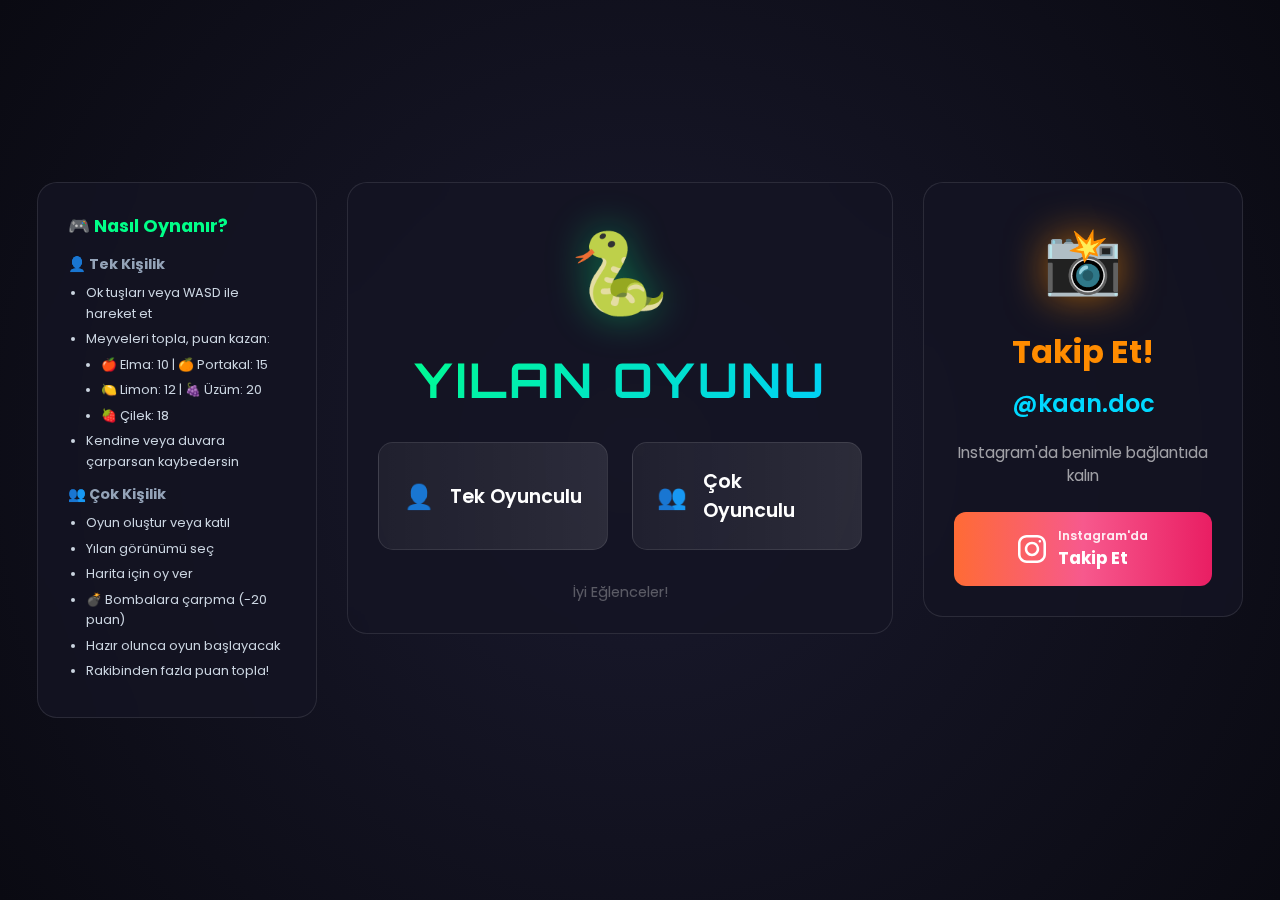
<file: index.html>
<!DOCTYPE html>
<html lang="tr">
<head>
    <meta charset="UTF-8">
    <meta name="viewport" content="width=device-width, initial-scale=1.0">
    <title>Yılan Oyunu - Ana Menü</title>
    <link href="https://fonts.googleapis.com/css2?family=Orbitron:wght@400;700;900&family=Poppins:wght@300;400;600&display=swap" rel="stylesheet">
    <style>
        :root {
            --primary: #00ff88;
            --secondary: #00ccff;
            --accent: #ff00cc;
            --bg-dark: #0a0a12;
            --glass-bg: rgba(255, 255, 255, 0.05);
            --glass-border: rgba(255, 255, 255, 0.1);
            --shadow: rgba(0, 0, 0, 0.5);
        }

        * {
            margin: 0;
            padding: 0;
            box-sizing: border-box;
        }

        body {
            font-family: 'Poppins', sans-serif;
            background: radial-gradient(circle at center, #1a1a2e 0%, #0a0a12 100%);
            min-height: 100vh;
            display: flex;
            align-items: center;
            justify-content: center;
            margin: 0;
            color: white;
            padding: 20px;
        }

        .container {
            width: 100%;
            max-width: 1400px;
        }

        .logo-section {
            text-align: center;
            margin-bottom: 3rem;
        }

        .logo {
            font-size: 5rem;
            margin-bottom: 1rem;
            filter: drop-shadow(0 0 20px rgba(0, 255, 136, 0.4));
            animation: float 3s ease-in-out infinite;
        }

        @keyframes float {
            0%, 100% { transform: translateY(0); }
            50% { transform: translateY(-10px); }
        }

        h1 {
            font-family: 'Orbitron', sans-serif;
            font-size: 3rem;
            margin: 0;
            background: linear-gradient(135deg, var(--primary), var(--secondary));
            -webkit-background-clip: text;
            background-clip: text;
            -webkit-text-fill-color: transparent;
            text-transform: uppercase;
            letter-spacing: 3px;
        }

        .main-content {
            display: flex;
            gap: 30px;
            align-items: flex-start;
            justify-content: center;
        }

        .card {
            background: rgba(20, 20, 35, 0.8);
            backdrop-filter: blur(20px);
            border: 1px solid var(--glass-border);
            border-radius: 20px;
            padding: 30px;
        }

        .instructions {
            width: 280px;
            flex-shrink: 0;
        }

        .instructions h3 {
            color: var(--primary);
            margin-bottom: 15px;
            font-size: 1.1rem;
        }

        .instructions h4 {
            color: #94a3b8;
            font-size: 0.9rem;
            margin: 12px 0 8px 0;
        }

        .instructions ul {
            color: #cbd5e1;
            font-size: 0.8rem;
            line-height: 1.6;
            padding-left: 18px;
        }

        .instructions li {
            margin-bottom: 5px;
        }

        .instructions .controls {
            margin-top: 20px;
            padding-top: 15px;
            border-top: 1px solid var(--glass-border);
            text-align: center;
            color: #64748b;
            font-size: 0.85rem;
        }

        .menu-section {
            flex: 1;
            max-width: 500px;
        }

        .menu-options {
            display: flex;
            flex-direction: column;
            gap: 1.5rem;
        }

        .menu-btn {
            background: linear-gradient(90deg, rgba(255,255,255,0.05) 0%, rgba(255,255,255,0.1) 100%);
            border: 1px solid var(--glass-border);
            padding: 1.5rem;
            border-radius: 15px;
            color: white;
            text-decoration: none;
            font-size: 1.2rem;
            font-weight: 600;
            transition: all 0.3s ease;
            display: flex;
            align-items: center;
            justify-content: center;
            gap: 1rem;
            position: relative;
            overflow: hidden;
        }

        .menu-btn::before {
            content: '';
            position: absolute;
            top: 0;
            left: 0;
            width: 100%;
            height: 100%;
            background: linear-gradient(90deg, var(--primary), var(--secondary));
            opacity: 0;
            transition: opacity 0.3s ease;
            z-index: 0;
        }

        .menu-btn span {
            position: relative;
            z-index: 1;
        }

        .menu-btn:hover {
            transform: translateY(-3px);
            border-color: var(--primary);
            box-shadow: 0 10px 30px rgba(0, 255, 136, 0.2);
        }

        .menu-btn:hover::before {
            opacity: 0.1;
        }

        .icon {
            font-size: 1.5rem;
        }

        .promo {
            width: 320px;
            flex-shrink: 0;
        }

        .promo-content {
            text-align: center;
        }

        .promo-icon {
            font-size: 4rem;
            margin-bottom: 20px;
            filter: drop-shadow(0 0 20px rgba(255, 140, 0, 0.6));
            animation: float 3s ease-in-out infinite;
        }

        .promo h3 {
            color: #ff8c00;
            font-size: 2rem;
            font-weight: 700;
            margin: 10px 0;
        }

        .promo .username {
            color: #00d9ff;
            font-size: 1.5rem;
            font-weight: 600;
            margin: 10px 0;
        }

        .promo p {
            color: rgba(255, 255, 255, 0.6);
            font-size: 0.95rem;
            margin: 20px 0;
        }

        .promo-button {
            display: flex;
            align-items: center;
            justify-content: center;
            gap: 12px;
            padding: 15px 30px;
            background: linear-gradient(90deg, #ff6b35 0%, #f7598d 50%, #e91e63 100%);
            border-radius: 12px;
            color: white;
            text-decoration: none;
            font-weight: 600;
            font-size: 1rem;
            transition: transform 0.2s;
            margin-top: 25px;
        }

        .promo-button:hover {
            transform: scale(1.05);
        }

        .promo-button div {
            display: flex;
            flex-direction: column;
            align-items: flex-start;
        }

        .promo-button span:first-child {
            font-size: 0.75rem;
            opacity: 0.9;
        }

        .promo-button span:last-child {
            font-size: 1.05rem;
            font-weight: 700;
        }

        .footer {
            margin-top: 3rem;
            text-align: center;
            color: rgba(255, 255, 255, 0.3);
            font-size: 0.9rem;
        }
    </style>
</head>
<body>
    <div class="container">
        <!-- Top Section: Instructions, Logo+Title+Buttons, Instagram -->
        <div style="display: flex; gap: 30px; align-items: flex-start; justify-content: center;">
            <!-- Instructions -->
            <div class="instructions card">
                <h3>🎮 Nasıl Oynanır?</h3>
                
                <h4>👤 Tek Kişilik</h4>
                <ul>
                    <li>Ok tuşları veya WASD ile hareket et</li>
                    <li>Meyveleri topla, puan kazan:</li>
                    <li style="margin-left: 15px;">🍎 Elma: 10 | 🍊 Portakal: 15</li>
                    <li style="margin-left: 15px;">🍋 Limon: 12 | 🍇 Üzüm: 20</li>
                    <li style="margin-left: 15px;">🍓 Çilek: 18</li>
                    <li>Kendine veya duvara çarparsan kaybedersin</li>
                </ul>

                <h4>👥 Çok Kişilik</h4>
                <ul>
                    <li>Oyun oluştur veya katıl</li>
                    <li>Yılan görünümü seç</li>
                    <li>Harita için oy ver</li>
                    <li>💣 Bombalara çarpma (-20 puan)</li>
                    <li>Hazır olunca oyun başlayacak</li>
                    <li>Rakibinden fazla puan topla!</li>
                </ul>
            </div>

            <!-- Center: Logo + Buttons -->
            <div class="card" style="flex-shrink: 0; padding: 30px;">
                <!-- Logo Section -->
                <div class="logo-section" style="margin-bottom: 2rem;">
                    <div class="logo">🐍</div>
                    <h1>Yılan Oyunu</h1>
                </div>

                <!-- Menu Buttons -->
                <div style="display: flex; gap: 1.5rem; justify-content: center;">
                    <a href="singleplayer.html" class="menu-btn" style="flex: 1; min-width: 200px;">
                        <span class="icon">👤</span>
                        <span>Tek Oyunculu</span>
                    </a>
                    <a href="multiplayer.html" class="menu-btn" style="flex: 1; min-width: 200px;">
                        <span class="icon">👥</span>
                        <span>Çok Oyunculu</span>
                    </a>
                </div>

                <div class="footer" style="margin-top: 2rem;">
                    İyi Eğlenceler!
                </div>
            </div>

            <!-- Instagram Promo -->
            <div class="promo card" style="width: 320px; flex-shrink: 0;">
                <div class="promo-content">
                    <div class="promo-icon">📸</div>
                    <h3>Takip Et!</h3>
                    <div class="username">@kaan.doc</div>
                    <p>Instagram'da benimle bağlantıda kalın</p>
                    <a href="https://instagram.com/kaan.doc" target="_blank" rel="noopener" class="promo-button">
                        <svg width="28" height="28" viewBox="0 0 24 24" fill="none" xmlns="http://www.w3.org/2000/svg" style="flex-shrink: 0">
                            <path fill-rule="evenodd" clip-rule="evenodd" d="M7.46154 0C3.34062 0 0 3.34062 0 7.46154V16.5385C0 20.6594 3.34062 24 7.46154 24H16.5385C20.6594 24 24 20.6594 24 16.5385V7.46154C24 3.34062 20.6594 0 16.5385 0H7.46154ZM16.5385 2.18182H7.46154C4.5456 2.18182 2.18182 4.5456 2.18182 7.46154V16.5385C2.18182 19.4544 4.5456 21.8182 7.46154 21.8182H16.5385C19.4544 21.8182 21.8182 19.4544 21.8182 16.5385V7.46154C21.8182 4.5456 19.4544 2.18182 16.5385 2.18182ZM12 5.81818C8.58578 5.81818 5.81818 8.58578 5.81818 12C5.81818 15.4142 8.58578 18.1818 12 18.1818C15.4142 18.1818 18.1818 15.4142 18.1818 12C18.1818 8.58578 15.4142 5.81818 12 5.81818ZM12 8C9.79086 8 8 9.79086 8 12C8 14.2091 9.79086 16 12 16C14.2091 16 16 14.2091 16 12C16 9.79086 14.2091 8 12 8ZM18.7273 6.36364C19.3298 6.36364 19.8182 5.87523 19.8182 5.27273C19.8182 4.67023 19.3298 4.18182 18.7273 4.18182C18.1248 4.18182 17.6364 4.67023 17.6364 5.27273C17.6364 5.87523 18.1248 6.36364 18.7273 6.36364Z" fill="white"/>
                        </svg>
                        <div>
                            <span>Instagram'da</span>
                            <span>Takip Et</span>
                        </div>
                    </a>
                </div>
            </div>
        </div>
    </div>
</body>
</html>
</file>
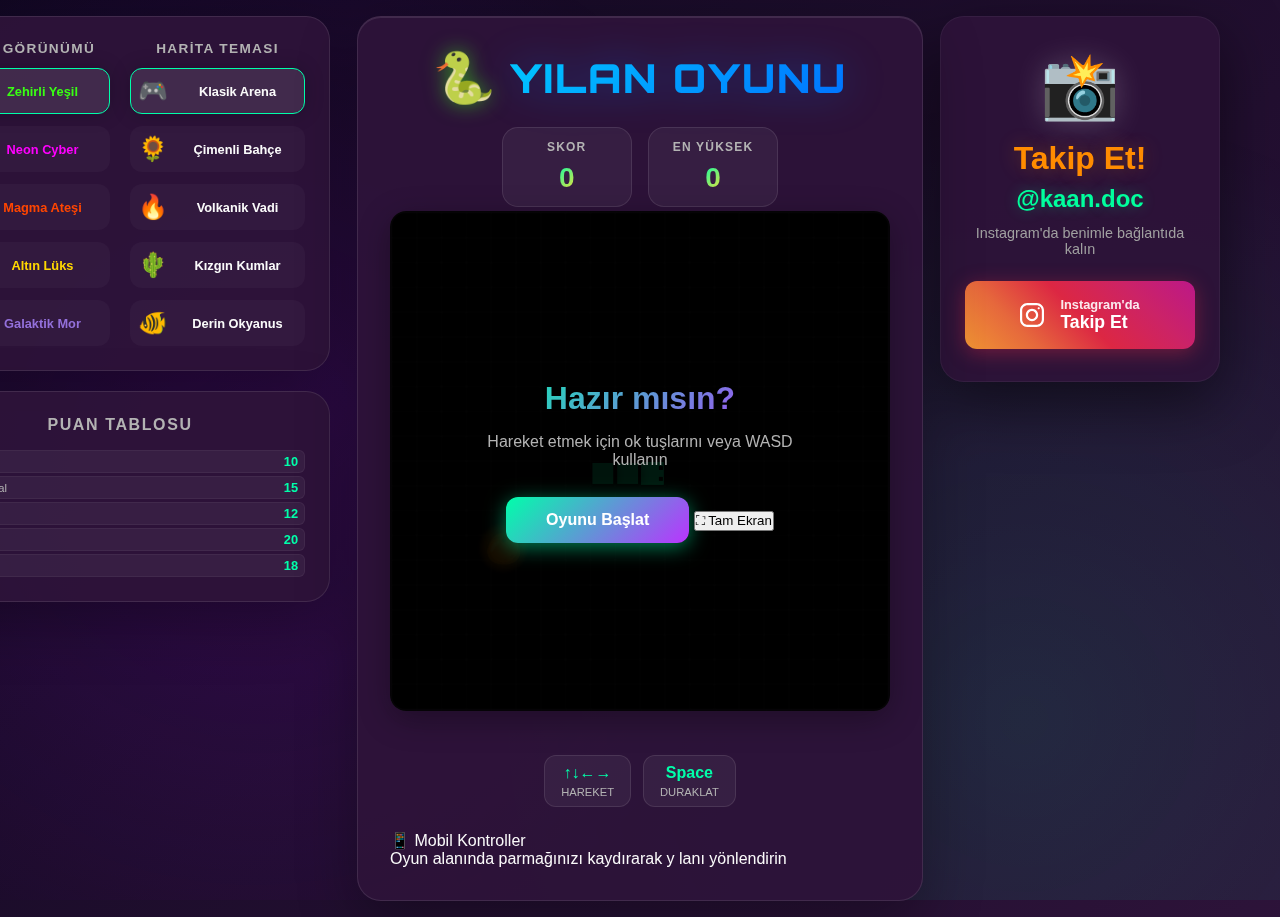
<file: singleplayer.html>
<!DOCTYPE html>
<html lang="tr">
  <head>
    <meta charset="UTF-8" />
    <meta name="viewport" content="width=device-width, initial-scale=1.0" />
    <title>Yılan Oyunu</title>
    <link rel="stylesheet" href="style.css" />
    <link
      href="https://fonts.googleapis.com/css2?family=Orbitron:wght@400;700;900&family=Poppins:wght@300;400;600;700&display=swap"
      rel="stylesheet"
    />
  </head>
  <body>
    <div class="container">
      <!-- Skin Sidebar -->
      <div class="skin-sidebar">
        <div class="skin-card">
          <div class="selection-row" style="display: flex; gap: 20px">
            <div class="selection-column" style="flex: 1">
              <h3 class="skin-title">Yılan Görünümü</h3>
              <div id="skin-options" class="skin-options"></div>
            </div>
            <div class="selection-column" style="flex: 1">
              <h3 class="skin-title">Harita Teması</h3>
              <div id="map-options" class="map-options"></div>
            </div>
          </div>
        </div>

        <!-- Fruit Points Legend -->
        <div class="skin-card" style="margin-top: 20px;">
            <h3 class="skin-title" style="margin-bottom: 1rem;">Puan Tablosu</h3>
            <div class="fruit-legend">
                <div class="fruit-item">
                    <span class="fruit-emoji">🍎</span>
                    <span class="fruit-name">Elma</span>
                    <span class="fruit-points">10</span>
                </div>
                <div class="fruit-item">
                    <span class="fruit-emoji">🍊</span>
                    <span class="fruit-name">Portakal</span>
                    <span class="fruit-points">15</span>
                </div>
                <div class="fruit-item">
                    <span class="fruit-emoji">🍋</span>
                    <span class="fruit-name">Limon</span>
                    <span class="fruit-points">12</span>
                </div>
                <div class="fruit-item">
                    <span class="fruit-emoji">🍇</span>
                    <span class="fruit-name">Üzüm</span>
                    <span class="fruit-points">20</span>
                </div>
                <div class="fruit-item">
                    <span class="fruit-emoji">🍓</span>
                    <span class="fruit-name">Çilek</span>
                    <span class="fruit-points">18</span>
                </div>
            </div>
        </div>
      </div>

      <!-- Game Wrapper -->
      <div class="game-wrapper">
        <div class="header">
          <div style="display: flex; align-items: center; justify-content: center; gap: 15px; margin-bottom: 20px;">
            <span style="font-size: 50px; filter: drop-shadow(0 0 10px rgba(57, 255, 20, 0.5));">🐍</span>
            <h1 class="title">YILAN OYUNU</h1>
          </div>
          <div class="score-panel">
            <div class="score-item">
              <span class="label">SKOR</span>
              <span id="score" class="value">0</span>
            </div>
            <div class="score-item">
              <span class="label">EN YÜKSEK</span>
              <span id="high-score" class="value">0</span>
            </div>
          </div>
        </div>

        <div class="game-container">
          <canvas id="game-canvas" width="500" height="500"></canvas>

          <!-- Overlays -->
          <div id="game-overlay" class="game-overlay">
            <div class="overlay-content">
              <h2 class="overlay-title">Hazır mısın?</h2>
              <p class="overlay-text">
                Hareket etmek için ok tuşlarını veya WASD kullanın
              </p>
              <button id="start-button" class="start-button">
                Oyunu Başlat
              </button>
              
              <!-- Fullscreen Button -->
              <button 
                id="fullscreen-btn" 
                class="fullscreen-btn-overlay" 
                style="cursor: pointer !important;">
                <span class="fullscreen-icon">⛶</span>
                <span class="fullscreen-text">Tam Ekran</span>
              </button>
            </div>
          </div>

          <div id="game-over-overlay" class="game-overlay hidden">
            <div class="overlay-content">
              <h2 class="overlay-title game-over">Oyun Bitti!</h2>
              <p class="overlay-text">Son Skor</p>
              <div id="final-score" class="final-score">0</div>
              <button id="restart-button" class="start-button">
                Tekrar Oyna
              </button>
              
              <!-- Smart Fullscreen Toggle Button in Game Over -->
              <button 
                id="gameover-fullscreen-btn"
                class="fullscreen-btn-overlay" 
                style="cursor: pointer !important;">
                <span class="fullscreen-icon">⛶</span>
                <span class="fullscreen-text">Tam Ekran</span>
              </button>
            </div>
          </div>
        </div>

        <div class="controls-info">
          <div class="control-item">
            <span class="key">↑↓←→</span>
            <span class="description">Hareket</span>
          </div>
          <div class="control-item">
            <span class="key">Space</span>
            <span class="description">Duraklat</span>
          </div>
        </div>

        <!-- Swipe Instructions for Mobile -->
        <div id="swipe-info" class="swipe-info">
          <div class="swipe-info-title">📱 Mobil Kontroller</div>
          <div class="swipe-info-text">
            Oyun alanında parmağınızı kaydırarak y lanı yönlendirin
          </div>
        </div>
      </div>

      <!-- Promo Sidebar -->
      <div class="promo-sidebar">
        <div class="promo-card">
          <div class="promo-icon">📸</div>
          <h3 class="promo-title">Takip Et!</h3>
          <div class="promo-username">@kaan.doc</div>
          <p class="promo-text">Instagram'da benimle bağlantıda kalın</p>
          <a href="https://instagram.com/kaan.doc" target="_blank" class="promo-button">
            <svg
              width="24"
              height="24"
              viewBox="0 0 24 24"
              fill="none"
              xmlns="http://www.w3.org/2000/svg"
              style="flex-shrink: 0"
            >
              <path
                fill-rule="evenodd"
                clip-rule="evenodd"
                d="M7.46154 0C3.34062 0 0 3.34062 0 7.46154V16.5385C0 20.6594 3.34062 24 7.46154 24H16.5385C20.6594 24 24 20.6594 24 16.5385V7.46154C24 3.34062 20.6594 0 16.5385 0H7.46154ZM16.5385 2.18182H7.46154C4.5456 2.18182 2.18182 4.5456 2.18182 7.46154V16.5385C2.18182 19.4544 4.5456 21.8182 7.46154 21.8182H16.5385C19.4544 21.8182 21.8182 19.4544 21.8182 16.5385V7.46154C21.8182 4.5456 19.4544 2.18182 16.5385 2.18182ZM12 5.81818C8.58578 5.81818 5.81818 8.58578 5.81818 12C5.81818 15.4142 8.58578 18.1818 12 18.1818C15.4142 18.1818 18.1818 15.4142 18.1818 12C18.1818 8.58578 15.4142 5.81818 12 5.81818ZM12 8C9.79086 8 8 9.79086 8 12C8 14.2091 9.79086 16 12 16C14.2091 16 16 14.2091 16 12C16 9.79086 14.2091 8 12 8ZM18.7273 6.36364C19.3298 6.36364 19.8182 5.87523 19.8182 5.27273C19.8182 4.67023 19.3298 4.18182 18.7273 4.18182C18.1248 4.18182 17.6364 4.67023 17.6364 5.27273C17.6364 5.87523 18.1248 6.36364 18.7273 6.36364Z"
                fill="white"
              />
            </svg>
            <div style="display: flex; flex-direction: column; align-items: flex-start;">
              <span style="font-size: 0.8rem; opacity: 0.9">Instagram'da</span>
              <span style="font-size: 1.1rem">Takip Et</span>
            </div>
          </a>
        </div>
      </div>
    </div>
    <script src="storage.js"></script>
    <script src="game.js"></script>
  </body>
</html>
</file>
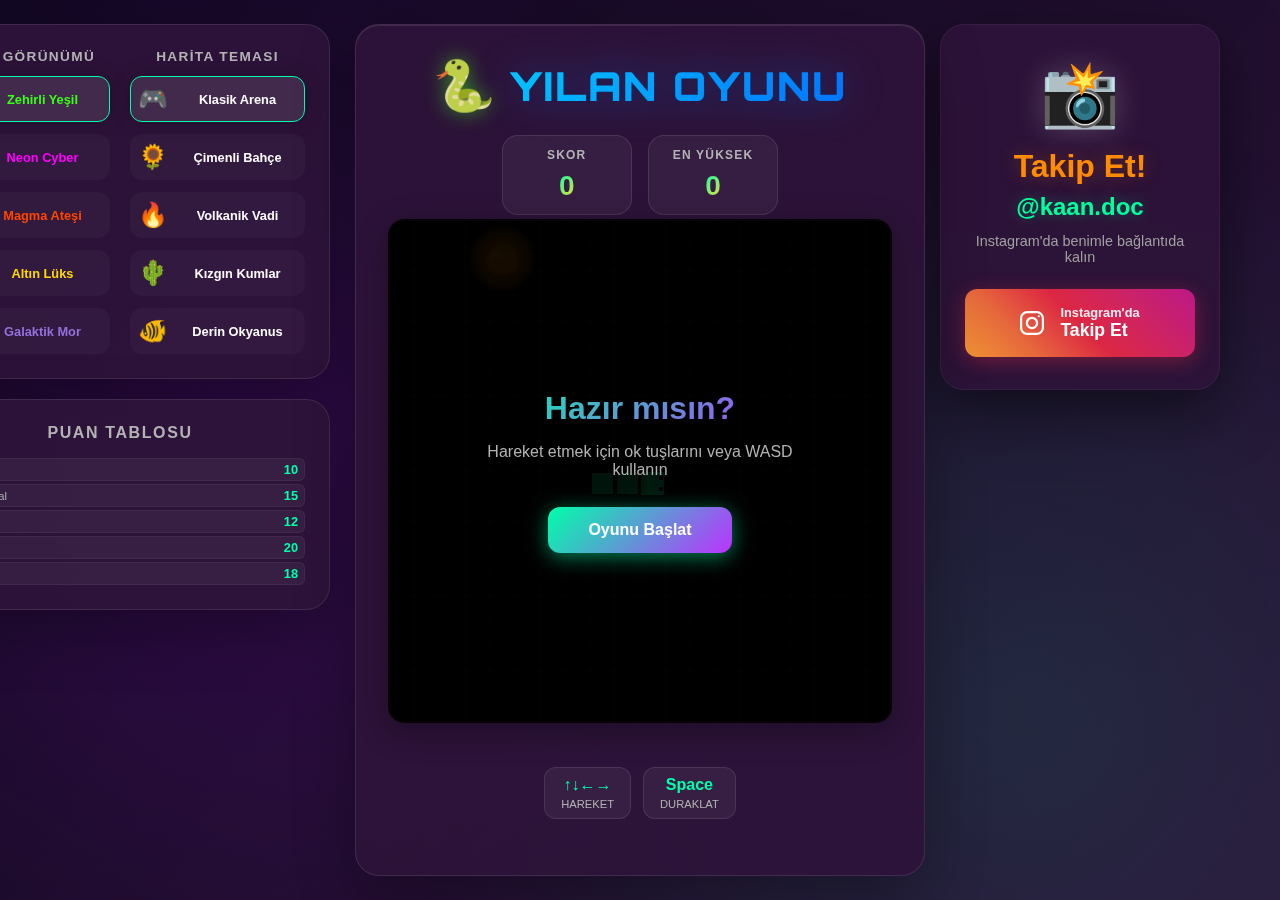
<file: yilan-oyunu/singleplayer.html>
<!DOCTYPE html>
<html lang="tr">
  <head>
    <meta charset="UTF-8" />
    <meta name="viewport" content="width=device-width, initial-scale=1.0" />
    <title>Yılan Oyunu</title>
    <link rel="stylesheet" href="style.css" />
    <link
      href="https://fonts.googleapis.com/css2?family=Orbitron:wght@400;700;900&family=Poppins:wght@300;400;600;700&display=swap"
      rel="stylesheet"
    />
  </head>
  <body>
    <div class="container">
      <!-- Skin Sidebar -->
      <div class="skin-sidebar">
        <div class="skin-card">
          <div class="selection-row" style="display: flex; gap: 20px">
            <div class="selection-column" style="flex: 1">
              <h3 class="skin-title">Yılan Görünümü</h3>
              <div id="skin-options" class="skin-options"></div>
            </div>
            <div class="selection-column" style="flex: 1">
              <h3 class="skin-title">Harita Teması</h3>
              <div id="map-options" class="map-options"></div>
            </div>
          </div>
        </div>

        
        <!-- Fruit Points Legend -->
        <div class="skin-card" style="margin-top: 20px;">
            <h3 class="skin-title" style="margin-bottom: 1rem;">Puan Tablosu</h3>
            <div class="fruit-legend">
                <div class="fruit-item">
                    <span class="fruit-emoji">🍎</span>
                    <span class="fruit-name">Elma</span>
                    <span class="fruit-points">10</span>
                </div>
                <div class="fruit-item">
                    <span class="fruit-emoji">🍊</span>
                    <span class="fruit-name">Portakal</span>
                    <span class="fruit-points">15</span>
                </div>
                <div class="fruit-item">
                    <span class="fruit-emoji">🍋</span>
                    <span class="fruit-name">Limon</span>
                    <span class="fruit-points">12</span>
                </div>
                <div class="fruit-item">
                    <span class="fruit-emoji">🍇</span>
                    <span class="fruit-name">Üzüm</span>
                    <span class="fruit-points">20</span>
                </div>
                <div class="fruit-item">
                    <span class="fruit-emoji">🍓</span>
                    <span class="fruit-name">Çilek</span>
                    <span class="fruit-points">18</span>
                </div>
            </div>
        </div>
      </div>

      <!-- Game Wrapper -->
      <div class="game-wrapper">
        <div class="header">
          <div
            style="
              display: flex;
              align-items: center;
              justify-content: center;
              gap: 15px;
              margin-bottom: 20px;
            "
          >
            <span
              style="
                font-size: 50px;
                filter: drop-shadow(0 0 10px rgba(57, 255, 20, 0.5));
              "
              >🐍</span
            >
            <h1 class="title">YILAN OYUNU</h1>
          </div>
          <div class="score-panel">
            <div class="score-item">
              <span class="label">SKOR</span>
              <span id="score" class="value">0</span>
            </div>
            <div class="score-item">
              <span class="label">EN YÜKSEK</span>
              <span id="high-score" class="value">0</span>
            </div>
          </div>
        </div>

        <div class="game-container">
          <canvas id="game-canvas" width="500" height="500"></canvas>

          <!-- Overlays -->
          <div id="game-overlay" class="game-overlay">
            <div class="overlay-content">
              <h2 class="overlay-title">Hazır mısın?</h2>
              <p class="overlay-text">
                Hareket etmek için ok tuşlarını veya WASD kullanın
              </p>
              <button id="start-button" class="start-button">
                Oyunu Başlat
              </button>
            </div>
          </div>

          <div id="game-over-overlay" class="game-overlay hidden">
            <div class="overlay-content">
              <h2 class="overlay-title game-over">Oyun Bitti!</h2>
              <p class="overlay-text">Son Skor</p>
              <div id="final-score" class="final-score">0</div>
              <button id="restart-button" class="start-button">
                Tekrar Oyna
              </button>
            </div>
          </div>
        </div>

        <div class="controls-info">
          <div class="control-item">
            <span class="key">↑↓←→</span>
            <span class="description">Hareket</span>
          </div>
          <div class="control-item">
            <span class="key">Space</span>
            <span class="description">Duraklat</span>
          </div>
        </div>
      </div>

      <!-- Promo Sidebar -->
      <div class="promo-sidebar">
        <div class="promo-card">
          <div class="promo-icon">📸</div>
          <h3 class="promo-title">Takip Et!</h3>
          <div class="promo-username">@kaan.doc</div>
          <p class="promo-text">Instagram'da benimle bağlantıda kalın</p>
          <a href="#" class="promo-button">
            <svg
              width="24"
              height="24"
              viewBox="0 0 24 24"
              fill="none"
              xmlns="http://www.w3.org/2000/svg"
              style="flex-shrink: 0"
            >
              <path
                fill-rule="evenodd"
                clip-rule="evenodd"
                d="M7.46154 0C3.34062 0 0 3.34062 0 7.46154V16.5385C0 20.6594 3.34062 24 7.46154 24H16.5385C20.6594 24 24 20.6594 24 16.5385V7.46154C24 3.34062 20.6594 0 16.5385 0H7.46154ZM16.5385 2.18182H7.46154C4.5456 2.18182 2.18182 4.5456 2.18182 7.46154V16.5385C2.18182 19.4544 4.5456 21.8182 7.46154 21.8182H16.5385C19.4544 21.8182 21.8182 19.4544 21.8182 16.5385V7.46154C21.8182 4.5456 19.4544 2.18182 16.5385 2.18182ZM12 5.81818C8.58578 5.81818 5.81818 8.58578 5.81818 12C5.81818 15.4142 8.58578 18.1818 12 18.1818C15.4142 18.1818 18.1818 15.4142 18.1818 12C18.1818 8.58578 15.4142 5.81818 12 5.81818ZM12 8C9.79086 8 8 9.79086 8 12C8 14.2091 9.79086 16 12 16C14.2091 16 16 14.2091 16 12C16 9.79086 14.2091 8 12 8ZM18.7273 6.36364C19.3298 6.36364 19.8182 5.87523 19.8182 5.27273C19.8182 4.67023 19.3298 4.18182 18.7273 4.18182C18.1248 4.18182 17.6364 4.67023 17.6364 5.27273C17.6364 5.87523 18.1248 6.36364 18.7273 6.36364Z"
                fill="white"
              />
            </svg>
            <div
              style="
                display: flex;
                flex-direction: column;
                align-items: flex-start;
              "
            >
              <span style="font-size: 0.8rem; opacity: 0.9">Instagram'da</span>
              <span style="font-size: 1.1rem">Takip Et</span>
            </div>
          </a>
        </div>
        </div>
      </div>
    </div>
    <script src="storage.js"></script>
    <script src="game.js"></script>
  </body>
</html>
</file>
<file: style.css>
* {
  margin: 0;
  padding: 0;
  box-sizing: border-box;
}

:root {
  --bg-gradient-start: hsl(260, 60%, 8%);
  --bg-gradient-end: hsl(280, 50%, 15%);
  --primary: hsl(160, 100%, 50%);
  --primary-glow: hsla(160, 100%, 50%, 0.5);
  --secondary: hsl(280, 100%, 60%);
  --accent: hsl(50, 100%, 60%);
  --text-primary: hsl(0, 0%, 98%);
  --text-secondary: hsl(0, 0%, 70%);
  --glass-bg: hsla(0, 0%, 100%, 0.05);
  --glass-border: hsla(0, 0%, 100%, 0.1);
  --shadow: hsla(0, 0%, 0%, 0.3);
  --snake-head: hsl(160, 100%, 50%);
  --snake-body: hsl(170, 90%, 45%);
  --food: hsl(350, 100%, 60%);
  --grid: hsla(0, 0%, 100%, 0.03);
}

body {
  font-family: -apple-system, BlinkMacSystemFont, "Segoe UI", "Roboto",
    sans-serif;
  background: linear-gradient(
    135deg,
    var(--bg-gradient-start) 0%,
    var(--bg-gradient-end) 100%
  );
  min-height: 100vh;
  display: flex;
  align-items: center;
  justify-content: center;
  color: var(--text-primary);
  overflow-x: hidden;
  padding: 1rem;
}

body::before {
  content: "";
  position: fixed;
  top: 0;
  left: 0;
  right: 0;
  bottom: 0;
  background: radial-gradient(
      circle at 20% 50%,
      hsla(280, 100%, 50%, 0.15) 0%,
      transparent 50%
    ),
    radial-gradient(
      circle at 80% 80%,
      hsla(160, 100%, 50%, 0.1) 0%,
      transparent 50%
    );
  pointer-events: none;
  z-index: 0;
}

.container {
  position: relative;
  z-index: 1;
  width: 100%;
  max-width: 1400px;
  display: flex;
  justify-content: center;
  align-items: flex-start;
}

.game-wrapper {
  background: hsla(
    280,
    50%,
    15%,
    0.95
  ); /* Solid semi-transparent bg for performance */
  border-radius: 24px;
  border: 1px solid var(--glass-border);
  padding: 2rem;
  box-shadow: 0 20px 60px var(--shadow), inset 0 1px 0 hsla(0, 0%, 100%, 0.1);
  flex: 0 0 auto;
  position: relative;
  z-index: 2;
}

.header {
  margin-bottom: 1.5rem;
}

.title {
  font-size: 2.5rem; /* Reduced from 3.5rem */
  font-weight: 900;
  letter-spacing: 2px;
  background: linear-gradient(135deg, #00c6ff 0%, #0072ff 100%);
  -webkit-background-clip: text;
  background-clip: text;
  -webkit-text-fill-color: transparent;
  text-align: center;
  margin-bottom: 0;
  font-family: "Orbitron", sans-serif;
  filter: drop-shadow(0 0 20px rgba(0, 114, 255, 0.4));
}

.score-panel {
  display: flex;
  gap: 1rem;
  justify-content: center;
}

.score-item {
  background: var(--glass-bg);
  border: 1px solid var(--glass-border);
  border-radius: 16px;
  padding: 0.75rem 1.5rem;
  display: flex;
  flex-direction: column;
  align-items: center;
  gap: 0.5rem;
  min-width: 130px;
}

.label {
  font-size: 0.75rem;
  color: var(--text-secondary);
  text-transform: uppercase;
  letter-spacing: 0.1em;
  font-weight: 600;
}

.value {
  font-size: 1.75rem;
  font-weight: 800;
  background: linear-gradient(135deg, var(--primary) 0%, var(--accent) 100%);
  -webkit-background-clip: text;
  background-clip: text;
  -webkit-text-fill-color: transparent;
}

.game-container {
  position: relative;
  display: flex;
  justify-content: center;
  margin-bottom: 1.5rem;
  transform: translateY(-20px); /* Move game canvas up closer to header */
}

#game-canvas {
  background-color: hsla(0, 0%, 0%, 0.3);
  /* CSS Grid Pattern - Optimized */
  background-image: linear-gradient(var(--grid) 1px, transparent 1px),
    linear-gradient(90deg, var(--grid) 1px, transparent 1px);
  background-size: 25px 25px;
  background-position: -1px -1px;

  border-radius: 16px;
  border: 2px solid var(--glass-border);
  box-shadow: 0 8px 32px var(--shadow);
  display: block;
}

.game-overlay {
  position: absolute;
  top: 0;
  left: 0;
  right: 0;
  bottom: 0;
  background: hsla(0, 0%, 0%, 0.9);
  border-radius: 16px;
  display: flex;
  align-items: center;
  justify-content: center;
  z-index: 10;
}

.game-overlay.hidden {
  opacity: 0;
  visibility: hidden;
  pointer-events: none;
}

.overlay-content {
  text-align: center;
  padding: 1.5rem;
  max-width: 400px;
}

.overlay-title {
  font-size: 2rem;
  font-weight: 800;
  margin-bottom: 1rem;
  background: linear-gradient(135deg, var(--primary) 0%, var(--secondary) 100%);
  -webkit-background-clip: text;
  background-clip: text;
  -webkit-text-fill-color: transparent;
}

.overlay-title.game-over {
  background: linear-gradient(
    135deg,
    hsl(350, 100%, 60%) 0%,
    var(--accent) 100%
  );
  -webkit-background-clip: text;
  background-clip: text;
  -webkit-text-fill-color: transparent;
}

.overlay-text {
  color: var(--text-secondary);
  font-size: 1rem;
  margin-bottom: 0.75rem;
}

.final-score {
  color: var(--primary);
  font-weight: 800;
  font-size: 1.5rem;
}

.start-button {
  background: linear-gradient(135deg, var(--primary) 0%, var(--secondary) 100%);
  color: white;
  border: none;
  padding: 0.875rem 2.5rem;
  font-size: 1rem;
  font-weight: 700;
  border-radius: 12px;
  cursor: pointer;
  margin-top: 1rem;
  font-family: inherit;
  box-shadow: 0 4px 20px var(--primary-glow);
}

.start-button:hover {
  transform: translateY(-2px);
  box-shadow: 0 8px 30px var(--primary-glow);
}

.controls-info {
  display: flex;
  gap: 0.75rem;
  justify-content: center;
  flex-wrap: wrap;
  margin-bottom: 1.5rem;
}

.control-item {
  background: var(--glass-bg);
  border: 1px solid var(--glass-border);
  border-radius: 12px;
  padding: 0.5rem 1rem;
  display: flex;
  flex-direction: column;
  align-items: center;
}

.key {
  font-size: 1rem;
  font-weight: 700;
  color: var(--primary);
  margin-bottom: 0.25rem;
}

.description {
  font-size: 0.7rem;
  color: var(--text-secondary);
  text-transform: uppercase;
}

/* Skin Sidebar - Absolute Positioning for Desktop */
.skin-sidebar {
  width: 420px; /* Increased from 380px */
  position: absolute;
  right: calc(50% + 310px); /* Moved closer to center (was 340px) */
  top: 0;
  z-index: 1;
}

.skin-card {
  background: hsla(280, 50%, 15%, 0.95); /* Optimized bg */
  border-radius: 24px;
  border: 1px solid var(--glass-border);
  padding: 1.5rem;
  box-shadow: 0 20px 60px var(--shadow);
  text-align: center;
}

.skin-title {
  font-size: 1rem;
  color: var(--text-secondary);
  margin-bottom: 1rem;
  text-transform: uppercase;
  letter-spacing: 0.1em;
  font-weight: 700;
}

.skin-options {
  display: flex;
  flex-direction: column;
  gap: 0.75rem;
}

.skin-option {
  display: flex;
  align-items: center;
  gap: 0.5rem;
  padding: 6px; /* Reduced padding */
  border-radius: 12px;
  background: hsla(0, 0%, 100%, 0.03);
  border: 1px solid transparent;
  cursor: pointer;
  transition: all 0.3s ease;
  min-width: 0; /* Enable flex truncation */
}

.skin-option:hover {
  background: hsla(0, 0%, 100%, 0.08);
  transform: translateX(5px);
}

.skin-option.active {
  background: hsla(0, 0%, 100%, 0.1);
  border-color: var(--primary);
  box-shadow: 0 0 20px hsla(0, 0%, 0%, 0.2);
}

.skin-preview {
  width: 32px; /* Reduced from 40px */
  height: 32px; /* Reduced from 40px */
  position: relative;
  display: flex;
  align-items: center;
  justify-content: center;
}

/* Snake Preview Visual */
.skin-preview-body {
  width: 24px;
  height: 24px;
  border-radius: 6px;
  position: absolute;
  right: 0;
  bottom: 0;
  opacity: 0.6;
}

.skin-preview-head {
  width: 28px;
  height: 28px;
  border-radius: 8px;
  position: relative;
  z-index: 2;
  box-shadow: 0 4px 10px rgba(0, 0, 0, 0.3);
}

.skin-preview-eyes {
  position: absolute;
  top: 6px;
  right: 6px;
  display: flex;
  flex-direction: column;
  gap: 8px;
}

.skin-preview-eye {
  width: 4px;
  height: 4px;
  background: black;
  border-radius: 50%;
}

.skin-name {
  font-size: 0.8rem; /* Reduced from 0.85rem */
  font-weight: 600;
  color: var(--text-primary);
  white-space: nowrap;
  overflow: hidden;
  text-overflow: ellipsis;
  flex: 1;
}

/* Instagram Promo Sidebar - Absolute Positioning for Desktop */
.promo-sidebar {
  width: 280px;
  position: absolute;
  left: calc(50% + 300px); /* Moved closer to center (was 320px) */
  top: 0;
  z-index: 1;
}

.promo-card {
  background: hsla(280, 50%, 15%, 0.95); /* Matched to game-wrapper */
  border-radius: 24px;
  border: 1px solid rgba(255, 255, 255, 0.05);
  padding: 2rem 1.5rem;
  box-shadow: 0 20px 60px rgba(0, 0, 0, 0.5);
  text-align: center;
}

.promo-card:hover {
  transform: translateY(-5px);
  box-shadow: 0 25px 70px rgba(0, 0, 0, 0.6);
}

.promo-icon {
  font-size: 4rem;
  margin-bottom: 1rem;
  animation: float 3s ease-in-out infinite;
  filter: drop-shadow(0 0 15px rgba(255, 255, 255, 0.2));
}

@keyframes float {
  0%,
  100% {
    transform: translateY(0);
  }
  50% {
    transform: translateY(-10px);
  }
}

.promo-title {
  font-size: 2rem;
  font-weight: 800;
  color: #ff8c00; /* Orange */
  margin-bottom: 0.5rem;
  text-shadow: 0 0 20px rgba(255, 140, 0, 0.3);
}

.promo-username {
  font-size: 1.5rem;
  font-weight: 700;
  color: #00ff9d; /* Neon Green */
  margin-bottom: 0.75rem;
  text-shadow: 0 0 15px rgba(0, 255, 157, 0.3);
}

.promo-text {
  font-size: 0.9rem;
  color: #a0a0a0;
  margin-bottom: 1.5rem;
  font-weight: 300;
}

.promo-button {
  display: flex;
  align-items: center;
  justify-content: center;
  gap: 1rem;
  background: linear-gradient(
    45deg,
    #f09433 0%,
    #e6683c 25%,
    #dc2743 50%,
    #cc2366 75%,
    #bc1888 100%
  );
  color: white;
  text-decoration: none;
  padding: 1rem 1.5rem;
  border-radius: 12px;
  font-weight: 700;
  font-size: 1rem;
  box-shadow: 0 4px 20px rgba(220, 39, 67, 0.4);
  width: 100%;
  transition: all 0.3s ease;
  line-height: 1.2;
  text-align: left;
}

.promo-button:hover {
  transform: translateY(-2px) scale(1.02);
  box-shadow: 0 8px 30px rgba(220, 39, 67, 0.6);
}

.value.score-pop {
  animation: scorePopAnimation 0.3s ease;
}

@keyframes scorePopAnimation {
  0%,
  100% {
    transform: scale(1);
  }
  50% {
    transform: scale(1.2);
  }
}

/* Responsive Design */
@media (max-width: 1200px) {
  .container {
    flex-direction: column;
    align-items: center;
    gap: 2rem;
    padding-top: 1rem;
  }

  .skin-sidebar,
  .promo-sidebar {
    position: static; /* Mobilde normal akışa dön */
    width: 100%;
    max-width: 500px;
  }

  .skin-options {
    flex-direction: row;
    flex-wrap: wrap;
    justify-content: center;
  }

  .skin-option {
    flex: 1 1 150px;
  }
}

@media (max-width: 600px) {
  .game-wrapper {
    padding: 1rem;
    min-width: auto;
    width: 100%;
  }
  .title {
    font-size: 1.5rem;
  }
  .promo-card {
    padding: 1.5rem 1rem;
  }
  .promo-icon {
    font-size: 3rem;
  }
} /* Map Selection Styles */
.map-options {
  display: flex;
  flex-direction: column;
  gap: 0.75rem;
}

.map-option {
  display: flex;
  align-items: center;
  gap: 0.5rem;
  padding: 6px; /* Reduced padding */
  border-radius: 12px;
  background: hsla(0, 0%, 100%, 0.03);
  border: 1px solid transparent;
  cursor: pointer;
  transition: all 0.3s ease;
  min-width: 0; /* Enable flex truncation */
}

.map-option:hover {
  background: hsla(0, 0%, 100%, 0.08);
  transform: translateX(5px);
}

.map-option.active {
  background: hsla(0, 0%, 100%, 0.1);
  border-color: var(--primary);
  box-shadow: 0 0 20px hsla(0, 0%, 0%, 0.2);
}

.map-preview {
  width: 32px; /* Reduced from 40px */
  height: 32px; /* Reduced from 40px */
  display: flex;
  align-items: center;
  justify-content: center;
  flex-shrink: 0;
}

.map-emoji {
  font-size: 1.5rem; /* Reduced from 2rem */
}

.map-info {
  display: flex;
  flex-direction: column;
  gap: 0.25rem;
  flex: 1;
  min-width: 0; /* Enable flex truncation for children */
  overflow: hidden;
}

.map-name {
  font-size: 0.8rem; /* Reduced from 0.85rem */
  font-weight: 600;
  white-space: nowrap;
  overflow: hidden;
  text-overflow: ellipsis;
}

.map-description {
  font-size: 0.75rem;
  color: var(--text-secondary);
}

/* Selection Row and Column Layout */
.selection-row {
  display: flex;
  gap: 1.5rem;
}

.selection-column {
  flex: 1;
  min-width: 0; /* Critical for nested flex truncation */
}

.selection-column .skin-title {
  font-size: 0.85rem;
  margin-bottom: 0.75rem;
}

/* Fruit Legend Styles */
.fruit-legend {
    display: flex;
    flex-direction: column;
    gap: 3px; /* Minimal gap */
}

.fruit-item {
    display: flex;
    align-items: center;
    justify-content: space-between;
    background: rgba(255, 255, 255, 0.05);
    padding: 2px 6px; /* Minimal padding */
    border-radius: 6px;
    border: 1px solid rgba(255, 255, 255, 0.05);
}

.fruit-emoji {
    font-size: 0.9rem; /* Minimal size */
}

.fruit-name {
    color: var(--text-secondary);
    font-weight: 500;
    font-size: 0.7rem; /* Minimal size */
    flex: 1;
    text-align: left;
    margin-left: 6px;
}

.fruit-points {
    color: var(--primary);
    font-weight: 700;
    font-size: 0.8rem; /* Minimal size */
}
</file>
<file: yilan-oyunu/style.css>
* {
  margin: 0;
  padding: 0;
  box-sizing: border-box;
}

:root {
  --bg-gradient-start: hsl(260, 60%, 8%);
  --bg-gradient-end: hsl(280, 50%, 15%);
  --primary: hsl(160, 100%, 50%);
  --primary-glow: hsla(160, 100%, 50%, 0.5);
  --secondary: hsl(280, 100%, 60%);
  --accent: hsl(50, 100%, 60%);
  --text-primary: hsl(0, 0%, 98%);
  --text-secondary: hsl(0, 0%, 70%);
  --glass-bg: hsla(0, 0%, 100%, 0.05);
  --glass-border: hsla(0, 0%, 100%, 0.1);
  --shadow: hsla(0, 0%, 0%, 0.3);
  --snake-head: hsl(160, 100%, 50%);
  --snake-body: hsl(170, 90%, 45%);
  --food: hsl(350, 100%, 60%);
  --grid: hsla(0, 0%, 100%, 0.03);
}

body {
  font-family: -apple-system, BlinkMacSystemFont, "Segoe UI", "Roboto",
    sans-serif;
  background: linear-gradient(
    135deg,
    var(--bg-gradient-start) 0%,
    var(--bg-gradient-end) 100%
  );
  min-height: 100vh;
  display: flex;
  align-items: center;
  justify-content: center;
  color: var(--text-primary);
  overflow-x: hidden;
  padding: 1rem;
}

body::before {
  content: "";
  position: fixed;
  top: 0;
  left: 0;
  right: 0;
  bottom: 0;
  background: radial-gradient(
      circle at 20% 50%,
      hsla(280, 100%, 50%, 0.15) 0%,
      transparent 50%
    ),
    radial-gradient(
      circle at 80% 80%,
      hsla(160, 100%, 50%, 0.1) 0%,
      transparent 50%
    );
  pointer-events: none;
  z-index: 0;
}

.container {
  position: relative;
  z-index: 1;
  width: 100%;
  max-width: 1400px;
  display: flex;
  justify-content: center;
  align-items: flex-start;
}

.game-wrapper {
  background: hsla(
    280,
    50%,
    15%,
    0.95
  ); /* Solid semi-transparent bg for performance */
  border-radius: 24px;
  border: 1px solid var(--glass-border);
  padding: 2rem;
  box-shadow: 0 20px 60px var(--shadow), inset 0 1px 0 hsla(0, 0%, 100%, 0.1);
  flex: 0 0 auto;
  position: relative;
  z-index: 2;
}

.header {
  margin-bottom: 1.5rem;
}

.title {
  font-size: 2.5rem; /* Reduced from 3.5rem */
  font-weight: 900;
  letter-spacing: 2px;
  background: linear-gradient(135deg, #00c6ff 0%, #0072ff 100%);
  -webkit-background-clip: text;
  background-clip: text;
  -webkit-text-fill-color: transparent;
  text-align: center;
  margin-bottom: 0;
  font-family: "Orbitron", sans-serif;
  filter: drop-shadow(0 0 20px rgba(0, 114, 255, 0.4));
}

.score-panel {
  display: flex;
  gap: 1rem;
  justify-content: center;
}

.score-item {
  background: var(--glass-bg);
  border: 1px solid var(--glass-border);
  border-radius: 16px;
  padding: 0.75rem 1.5rem;
  display: flex;
  flex-direction: column;
  align-items: center;
  gap: 0.5rem;
  min-width: 130px;
}

.label {
  font-size: 0.75rem;
  color: var(--text-secondary);
  text-transform: uppercase;
  letter-spacing: 0.1em;
  font-weight: 600;
}

.value {
  font-size: 1.75rem;
  font-weight: 800;
  background: linear-gradient(135deg, var(--primary) 0%, var(--accent) 100%);
  -webkit-background-clip: text;
  background-clip: text;
  -webkit-text-fill-color: transparent;
}

.game-container {
  position: relative;
  display: flex;
  justify-content: center;
  margin-bottom: 1.5rem;
  transform: translateY(-20px); /* Move game canvas up closer to header */
}

#game-canvas {
  background-color: hsla(0, 0%, 0%, 0.3);
  /* CSS Grid Pattern - Optimized */
  background-image: linear-gradient(var(--grid) 1px, transparent 1px),
    linear-gradient(90deg, var(--grid) 1px, transparent 1px);
  background-size: 25px 25px;
  background-position: -1px -1px;

  border-radius: 16px;
  border: 2px solid var(--glass-border);
  box-shadow: 0 8px 32px var(--shadow);
  display: block;
}

.game-overlay {
  position: absolute;
  top: 0;
  left: 0;
  right: 0;
  bottom: 0;
  background: hsla(0, 0%, 0%, 0.9);
  border-radius: 16px;
  display: flex;
  align-items: center;
  justify-content: center;
  z-index: 10;
}

.game-overlay.hidden {
  opacity: 0;
  visibility: hidden;
  pointer-events: none;
}

.overlay-content {
  text-align: center;
  padding: 1.5rem;
  max-width: 400px;
}

.overlay-title {
  font-size: 2rem;
  font-weight: 800;
  margin-bottom: 1rem;
  background: linear-gradient(135deg, var(--primary) 0%, var(--secondary) 100%);
  -webkit-background-clip: text;
  background-clip: text;
  -webkit-text-fill-color: transparent;
}

.overlay-title.game-over {
  background: linear-gradient(
    135deg,
    hsl(350, 100%, 60%) 0%,
    var(--accent) 100%
  );
  -webkit-background-clip: text;
  background-clip: text;
  -webkit-text-fill-color: transparent;
}

.overlay-text {
  color: var(--text-secondary);
  font-size: 1rem;
  margin-bottom: 0.75rem;
}

.final-score {
  color: var(--primary);
  font-weight: 800;
  font-size: 1.5rem;
}

.start-button {
  background: linear-gradient(135deg, var(--primary) 0%, var(--secondary) 100%);
  color: white;
  border: none;
  padding: 0.875rem 2.5rem;
  font-size: 1rem;
  font-weight: 700;
  border-radius: 12px;
  cursor: pointer;
  margin-top: 1rem;
  font-family: inherit;
  box-shadow: 0 4px 20px var(--primary-glow);
}

.start-button:hover {
  transform: translateY(-2px);
  box-shadow: 0 8px 30px var(--primary-glow);
}

.controls-info {
  display: flex;
  gap: 0.75rem;
  justify-content: center;
  flex-wrap: wrap;
  margin-bottom: 1.5rem;
}

.control-item {
  background: var(--glass-bg);
  border: 1px solid var(--glass-border);
  border-radius: 12px;
  padding: 0.5rem 1rem;
  display: flex;
  flex-direction: column;
  align-items: center;
}

.key {
  font-size: 1rem;
  font-weight: 700;
  color: var(--primary);
  margin-bottom: 0.25rem;
}

.description {
  font-size: 0.7rem;
  color: var(--text-secondary);
  text-transform: uppercase;
}

/* Skin Sidebar - Absolute Positioning for Desktop */
.skin-sidebar {
  width: 420px; /* Increased from 380px */
  position: absolute;
  right: calc(50% + 310px); /* Moved closer to center (was 340px) */
  top: 0;
  z-index: 1;
}

.skin-card {
  background: hsla(280, 50%, 15%, 0.95); /* Optimized bg */
  border-radius: 24px;
  border: 1px solid var(--glass-border);
  padding: 1.5rem;
  box-shadow: 0 20px 60px var(--shadow);
  text-align: center;
}

.skin-title {
  font-size: 1rem;
  color: var(--text-secondary);
  margin-bottom: 1rem;
  text-transform: uppercase;
  letter-spacing: 0.1em;
  font-weight: 700;
}

.skin-options {
  display: flex;
  flex-direction: column;
  gap: 0.75rem;
}

.skin-option {
  display: flex;
  align-items: center;
  gap: 0.5rem;
  padding: 6px; /* Reduced padding */
  border-radius: 12px;
  background: hsla(0, 0%, 100%, 0.03);
  border: 1px solid transparent;
  cursor: pointer;
  transition: all 0.3s ease;
  min-width: 0; /* Enable flex truncation */
}

.skin-option:hover {
  background: hsla(0, 0%, 100%, 0.08);
  transform: translateX(5px);
}

.skin-option.active {
  background: hsla(0, 0%, 100%, 0.1);
  border-color: var(--primary);
  box-shadow: 0 0 20px hsla(0, 0%, 0%, 0.2);
}

.skin-preview {
  width: 32px; /* Reduced from 40px */
  height: 32px; /* Reduced from 40px */
  position: relative;
  display: flex;
  align-items: center;
  justify-content: center;
}

/* Snake Preview Visual */
.skin-preview-body {
  width: 24px;
  height: 24px;
  border-radius: 6px;
  position: absolute;
  right: 0;
  bottom: 0;
  opacity: 0.6;
}

.skin-preview-head {
  width: 28px;
  height: 28px;
  border-radius: 8px;
  position: relative;
  z-index: 2;
  box-shadow: 0 4px 10px rgba(0, 0, 0, 0.3);
}

.skin-preview-eyes {
  position: absolute;
  top: 6px;
  right: 6px;
  display: flex;
  flex-direction: column;
  gap: 8px;
}

.skin-preview-eye {
  width: 4px;
  height: 4px;
  background: black;
  border-radius: 50%;
}

.skin-name {
  font-size: 0.8rem; /* Reduced from 0.85rem */
  font-weight: 600;
  color: var(--text-primary);
  white-space: nowrap;
  overflow: hidden;
  text-overflow: ellipsis;
  flex: 1;
}

/* Instagram Promo Sidebar - Absolute Positioning for Desktop */
.promo-sidebar {
  width: 280px;
  position: absolute;
  left: calc(50% + 300px); /* Moved closer to center (was 320px) */
  top: 0;
  z-index: 1;
}

.promo-card {
  background: hsla(280, 50%, 15%, 0.95); /* Matched to game-wrapper */
  border-radius: 24px;
  border: 1px solid rgba(255, 255, 255, 0.05);
  padding: 2rem 1.5rem;
  box-shadow: 0 20px 60px rgba(0, 0, 0, 0.5);
  text-align: center;
}

.promo-card:hover {
  transform: translateY(-5px);
  box-shadow: 0 25px 70px rgba(0, 0, 0, 0.6);
}

.promo-icon {
  font-size: 4rem;
  margin-bottom: 1rem;
  animation: float 3s ease-in-out infinite;
  filter: drop-shadow(0 0 15px rgba(255, 255, 255, 0.2));
}

@keyframes float {
  0%,
  100% {
    transform: translateY(0);
  }
  50% {
    transform: translateY(-10px);
  }
}

.promo-title {
  font-size: 2rem;
  font-weight: 800;
  color: #ff8c00; /* Orange */
  margin-bottom: 0.5rem;
  text-shadow: 0 0 20px rgba(255, 140, 0, 0.3);
}

.promo-username {
  font-size: 1.5rem;
  font-weight: 700;
  color: #00ff9d; /* Neon Green */
  margin-bottom: 0.75rem;
  text-shadow: 0 0 15px rgba(0, 255, 157, 0.3);
}

.promo-text {
  font-size: 0.9rem;
  color: #a0a0a0;
  margin-bottom: 1.5rem;
  font-weight: 300;
}

.promo-button {
  display: flex;
  align-items: center;
  justify-content: center;
  gap: 1rem;
  background: linear-gradient(
    45deg,
    #f09433 0%,
    #e6683c 25%,
    #dc2743 50%,
    #cc2366 75%,
    #bc1888 100%
  );
  color: white;
  text-decoration: none;
  padding: 1rem 1.5rem;
  border-radius: 12px;
  font-weight: 700;
  font-size: 1rem;
  box-shadow: 0 4px 20px rgba(220, 39, 67, 0.4);
  width: 100%;
  transition: all 0.3s ease;
  line-height: 1.2;
  text-align: left;
}

.promo-button:hover {
  transform: translateY(-2px) scale(1.02);
  box-shadow: 0 8px 30px rgba(220, 39, 67, 0.6);
}

.value.score-pop {
  animation: scorePopAnimation 0.3s ease;
}

@keyframes scorePopAnimation {
  0%,
  100% {
    transform: scale(1);
  }
  50% {
    transform: scale(1.2);
  }
}

/* Responsive Design */
@media (max-width: 1200px) {
  .container {
    flex-direction: column;
    align-items: center;
    gap: 2rem;
    padding-top: 1rem;
  }

  .skin-sidebar,
  .promo-sidebar {
    position: static; /* Mobilde normal akışa dön */
    width: 100%;
    max-width: 500px;
  }

  .skin-options {
    flex-direction: row;
    flex-wrap: wrap;
    justify-content: center;
  }

  .skin-option {
    flex: 1 1 150px;
  }
}

@media (max-width: 600px) {
  .game-wrapper {
    padding: 1rem;
    min-width: auto;
    width: 100%;
  }
  .title {
    font-size: 1.5rem;
  }
  .promo-card {
    padding: 1.5rem 1rem;
  }
  .promo-icon {
    font-size: 3rem;
  }
} /* Map Selection Styles */
.map-options {
  display: flex;
  flex-direction: column;
  gap: 0.75rem;
}

.map-option {
  display: flex;
  align-items: center;
  gap: 0.5rem;
  padding: 6px; /* Reduced padding */
  border-radius: 12px;
  background: hsla(0, 0%, 100%, 0.03);
  border: 1px solid transparent;
  cursor: pointer;
  transition: all 0.3s ease;
  min-width: 0; /* Enable flex truncation */
}

.map-option:hover {
  background: hsla(0, 0%, 100%, 0.08);
  transform: translateX(5px);
}

.map-option.active {
  background: hsla(0, 0%, 100%, 0.1);
  border-color: var(--primary);
  box-shadow: 0 0 20px hsla(0, 0%, 0%, 0.2);
}

.map-preview {
  width: 32px; /* Reduced from 40px */
  height: 32px; /* Reduced from 40px */
  display: flex;
  align-items: center;
  justify-content: center;
  flex-shrink: 0;
}

.map-emoji {
  font-size: 1.5rem; /* Reduced from 2rem */
}

.map-info {
  display: flex;
  flex-direction: column;
  gap: 0.25rem;
  flex: 1;
  min-width: 0; /* Enable flex truncation for children */
  overflow: hidden;
}

.map-name {
  font-size: 0.8rem; /* Reduced from 0.85rem */
  font-weight: 600;
  white-space: nowrap;
  overflow: hidden;
  text-overflow: ellipsis;
}

.map-description {
  font-size: 0.75rem;
  color: var(--text-secondary);
}

/* Selection Row and Column Layout */
.selection-row {
  display: flex;
  gap: 1.5rem;
}

.selection-column {
  flex: 1;
  min-width: 0; /* Critical for nested flex truncation */
}

.selection-column .skin-title {
  font-size: 0.85rem;
  margin-bottom: 0.75rem;
}

/* Fruit Legend Styles */
.fruit-legend {
    display: flex;
    flex-direction: column;
    gap: 3px; /* Minimal gap */
}

.fruit-item {
    display: flex;
    align-items: center;
    justify-content: space-between;
    background: rgba(255, 255, 255, 0.05);
    padding: 2px 6px; /* Minimal padding */
    border-radius: 6px;
    border: 1px solid rgba(255, 255, 255, 0.05);
}

.fruit-emoji {
    font-size: 0.9rem; /* Minimal size */
}

.fruit-name {
    color: var(--text-secondary);
    font-weight: 500;
    font-size: 0.7rem; /* Minimal size */
    flex: 1;
    text-align: left;
    margin-left: 6px;
}

.fruit-points {
    color: var(--primary);
    font-weight: 700;
    font-size: 0.8rem; /* Minimal size */
}
</file>
